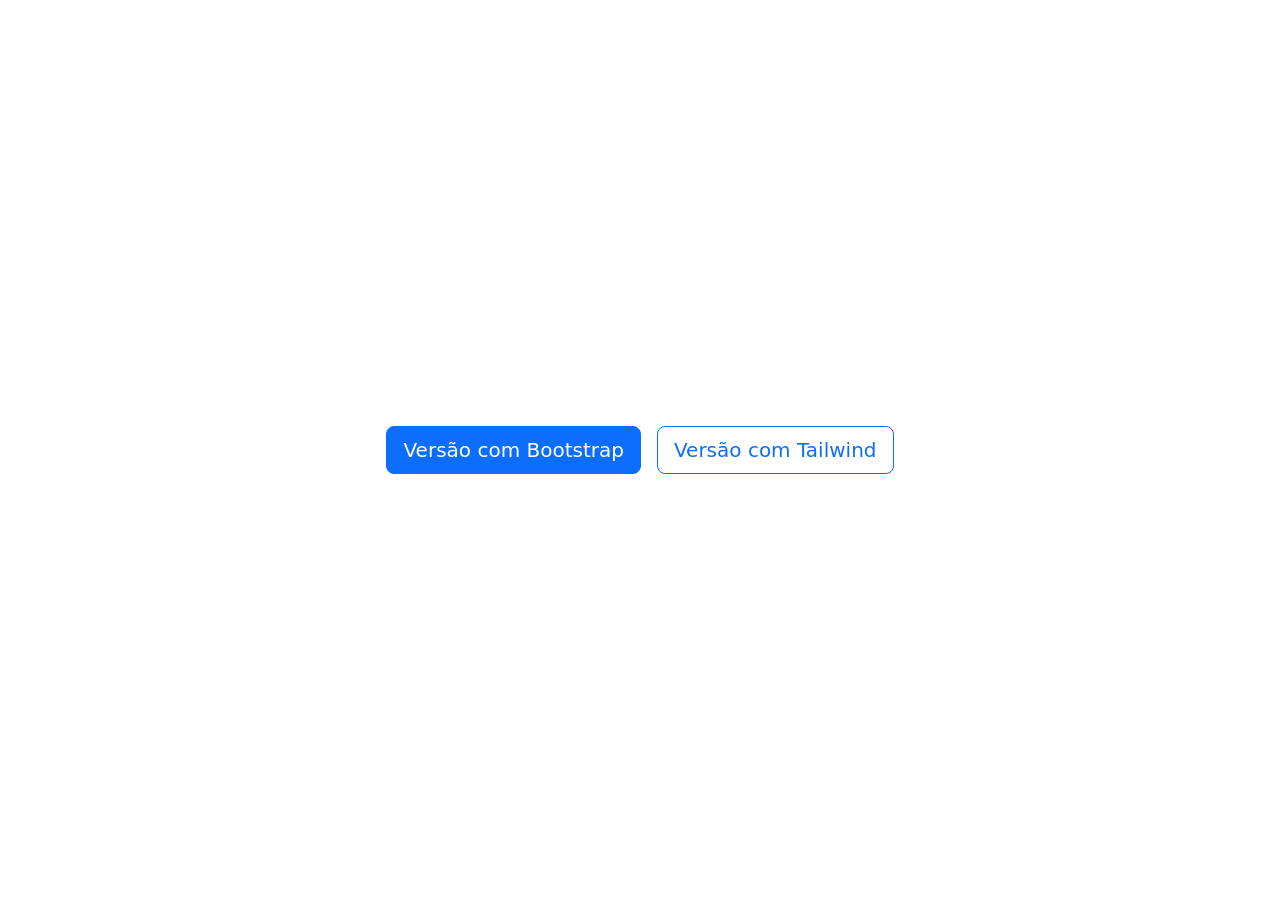
<file: index.html>
<!DOCTYPE html>
<html lang="pt-BR" data-bs-theme="light">
    <head>
        <meta charset="utf-8">
        <meta name="viewport" content="width=device-width, initial-scale=1.0">
        <title>Página Pessoal — Henrique Assis Moreira</title>

        <!-- Bootstrap 5 (CSS) -->
        <link href="https://cdn.jsdelivr.net/npm/bootstrap@5.3.3/dist/css/bootstrap.min.css" rel="stylesheet">
    </head>
    <body class="bg-body">
        <main class="container min-vh-100 d-flex align-items-center justify-content-center">
            <div class="d-flex flex-wrap justify-content-center gap-3">
                <a class="btn btn-primary btn-lg" href="bootstrap/index.html">Versão com Bootstrap</a>
                <a class="btn btn-outline-primary btn-lg" href="tailwind/index.html">Versão com Tailwind</a>
            </div>
        </main>
    </body>
</html>
</file>
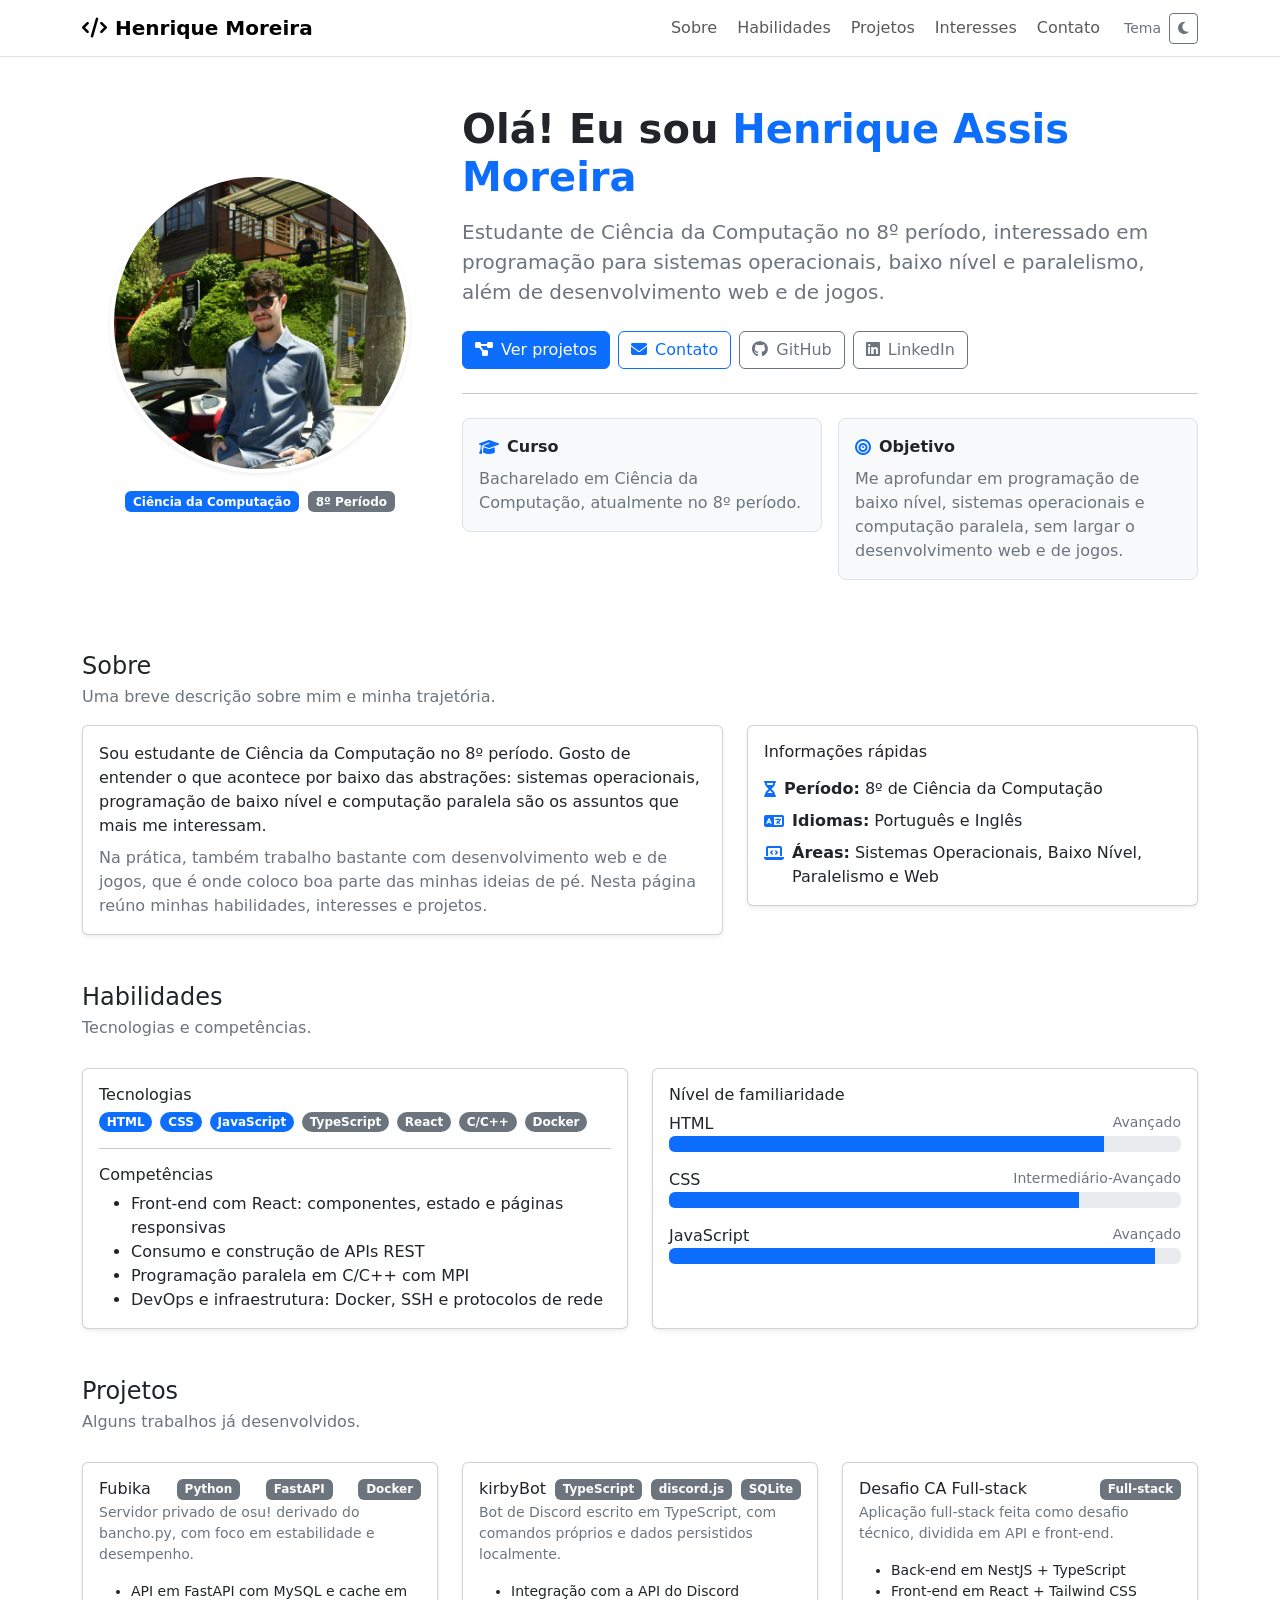
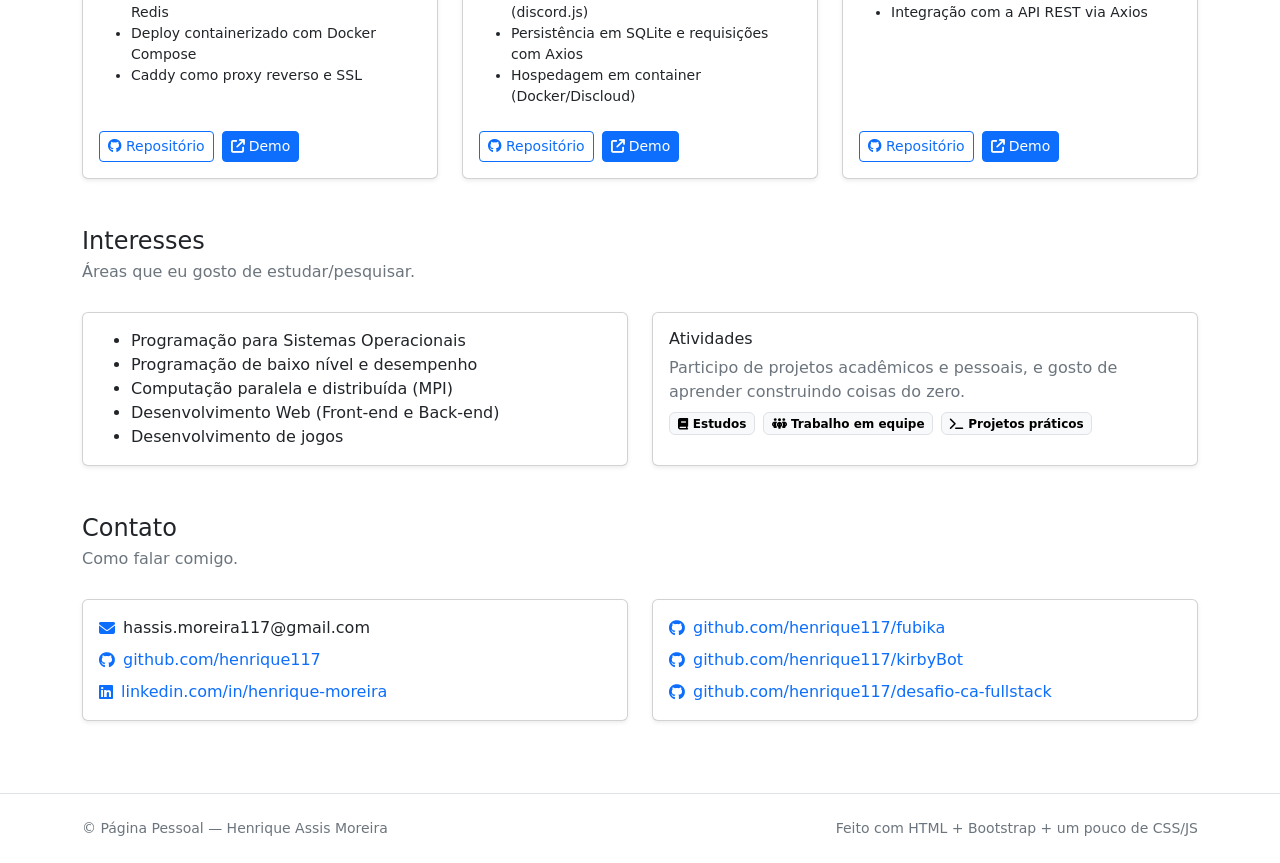
<file: bootstrap/index.html>
<!DOCTYPE html>
<html lang="pt-BR" data-bs-theme="light">
    <head>
        <meta charset="utf-8">
        <meta name="viewport" content="width=device-width, initial-scale=1.0">
        <title>Henrique Assis Moreira — Página Pessoal</title>

        <!-- Bootstrap 5 (CSS) -->
        <link href="https://cdn.jsdelivr.net/npm/bootstrap@5.3.3/dist/css/bootstrap.min.css" rel="stylesheet">

        <!-- Font Awesome (ícones) -->
        <link rel="stylesheet" href="https://cdnjs.cloudflare.com/ajax/libs/font-awesome/6.5.0/css/all.min.css">

        <!-- CSS do projeto (externo) -->
        <link rel="stylesheet" href="assets/css/styles.css">
    </head>
    <body class="bg-body">
        <!-- Navbar -->
        <nav class="navbar navbar-expand-lg border-bottom bg-body sticky-top">
            <div class="container">
                <a class="navbar-brand fw-semibold" href="#top">
                    <i class="fa-solid fa-code me-2"></i>Henrique Moreira
                </a>
                <button class="navbar-toggler" type="button" data-bs-toggle="collapse" data-bs-target="#navContent">
                    <span class="navbar-toggler-icon"></span>
                </button>
                <div class="collapse navbar-collapse" id="navContent">
                    <ul class="navbar-nav ms-auto gap-lg-1">
                        <li class="nav-item"><a class="nav-link" href="#sobre">Sobre</a></li>
                        <li class="nav-item"><a class="nav-link" href="#habilidades">Habilidades</a></li>
                        <li class="nav-item"><a class="nav-link" href="#projetos">Projetos</a></li>
                        <li class="nav-item"><a class="nav-link" href="#interesses">Interesses</a></li>
                        <li class="nav-item"><a class="nav-link" href="#contato">Contato</a></li>
                    </ul>
                    <div class="ms-lg-3 d-flex align-items-center gap-2 py-2 py-lg-0">
                        <span class="small text-secondary d-none d-lg-inline">Tema</span>
                        <button id="themeToggle" class="btn btn-outline-secondary btn-sm" type="button">
                            <i class="fa-solid fa-moon"></i>
                        </button>
                    </div>
                </div>
            </div>
        </nav>

        <!-- Header / Informações Básicas -->
        <header id="top" class="py-5">
            <div class="container">
                <div class="row align-items-center g-4">
                    <div class="col-12 col-lg-4 text-center">
                        <img class="profile-img shadow-sm" src="assets/img/foto.jpeg" alt="Foto de perfil">
                        <div class="mt-3">
                            <span class="badge text-bg-primary me-1">Ciência da Computação</span>
                            <span class="badge text-bg-secondary">8º Período</span>
                        </div>
                    </div>
                    <div class="col-12 col-lg-8">
                        <h1 class="display-6 fw-semibold mb-3">
                            Olá! Eu sou <span class="text-primary">Henrique Assis Moreira</span>
                        </h1>
                        <p class="lead text-secondary mb-4">
                            Estudante de Ciência da Computação no 8º período, interessado em programação para sistemas operacionais, baixo nível e paralelismo, além de desenvolvimento web e de jogos.
                        </p>
                        <div class="d-flex flex-wrap gap-2">
                            <a class="btn btn-primary" href="#projetos">
                                <i class="fa-solid fa-diagram-project me-2"></i>Ver projetos
                            </a>
                            <a class="btn btn-outline-primary" href="#contato">
                                <i class="fa-solid fa-envelope me-2"></i>Contato
                            </a>
                            <a class="btn btn-outline-secondary" href="https://github.com/henrique117" target="_blank">
                                <i class="fa-brands fa-github me-2"></i>GitHub
                            </a>
                            <a class="btn btn-outline-secondary" href="https://www.linkedin.com/in/henrique-moreira-274b8027b/" target="_blank">
                                <i class="fa-brands fa-linkedin me-2"></i>LinkedIn
                            </a>
                        </div>
                        <hr class="my-4">
                        <div class="row g-3">
                            <div class="col-12 col-md-6">
                                <div class="p-3 rounded-3 border bg-body-tertiary">
                                    <div class="d-flex align-items-center gap-2 mb-2">
                                        <i class="fa-solid fa-graduation-cap text-primary"></i>
                                        <strong>Curso</strong>
                                    </div>
                                    <p class="mb-0 text-secondary">
                                        Bacharelado em Ciência da Computação, atualmente no 8º período.
                                    </p>
                                </div>
                            </div>
                            <div class="col-12 col-md-6">
                                <div class="p-3 rounded-3 border bg-body-tertiary">
                                    <div class="d-flex align-items-center gap-2 mb-2">
                                        <i class="fa-solid fa-bullseye text-primary"></i>
                                        <strong>Objetivo</strong>
                                    </div>
                                    <p class="mb-0 text-secondary">
                                        Me aprofundar em programação de baixo nível, sistemas operacionais e computação paralela, sem largar o desenvolvimento web e de jogos.
                                    </p>
                                </div>
                            </div>
                        </div>
                    </div>
                </div>
            </div>
        </header>

        <main class="pb-5">
            <!-- Sobre -->
            <section id="sobre" class="py-4">
                <div class="container">
                    <div class="mb-3">
                        <h2 class="h4 mb-1">Sobre</h2>
                        <p class="text-secondary mb-0">Uma breve descrição sobre mim e minha trajetória.</p>
                    </div>
                    <div class="row g-4">
                        <div class="col-12 col-lg-7">
                            <div class="card shadow-sm">
                                <div class="card-body">
                                    <p class="mb-2">
                                        Sou estudante de Ciência da Computação no 8º período. Gosto de entender o que acontece por baixo das abstrações: sistemas operacionais, programação de baixo nível e computação paralela são os assuntos que mais me interessam.
                                    </p>
                                    <p class="mb-0 text-secondary">
                                        Na prática, também trabalho bastante com desenvolvimento web e de jogos, que é onde coloco boa parte das minhas ideias de pé. Nesta página reúno minhas habilidades, interesses e projetos.
                                    </p>
                                </div>
                            </div>
                        </div>
                        <div class="col-12 col-lg-5">
                            <div class="card shadow-sm">
                                <div class="card-body">
                                    <h3 class="h6 mb-3">Informações rápidas</h3>
                                    <ul class="list-unstyled mb-0">
                                        <li class="d-flex gap-2 mb-2">
                                            <i class="fa-solid fa-hourglass-half text-primary mt-1"></i>
                                            <div><strong>Período:</strong> 8º de Ciência da Computação</div>
                                        </li>
                                        <li class="d-flex gap-2 align-items-start mb-2">
                                            <i class="fa-solid fa-language mt-1 text-primary"></i>
                                            <div><strong>Idiomas:</strong> Português e Inglês</div>
                                        </li>
                                        <li class="d-flex gap-2">
                                            <i class="fa-solid fa-laptop-code text-primary mt-1"></i>
                                            <div><strong>Áreas:</strong> Sistemas Operacionais, Baixo Nível, Paralelismo e Web</div>
                                        </li>
                                    </ul>
                                </div>
                            </div>
                        </div>
                    </div>
                </div>
            </section>
            <!-- Habilidades -->
            <section id="habilidades" class="py-4">
                <div class="container">
                    <div class="section-title">
                        <h2 class="h4 mb-1">Habilidades</h2>
                        <p class="text-secondary mb-0">Tecnologias e competências.</p>
                    </div>
                    <div class="row g-4 mt-1">
                        <div class="col-12 col-lg-6">
                            <div class="card shadow-sm h-100">
                                <div class="card-body">
                                    <h3 class="h6">Tecnologias</h3>
                                    <div class="d-flex flex-wrap gap-2">
                                        <span class="badge rounded-pill text-bg-primary">HTML</span>
                                        <span class="badge rounded-pill text-bg-primary">CSS</span>
                                        <span class="badge rounded-pill text-bg-primary">JavaScript</span>
                                        <span class="badge rounded-pill text-bg-secondary">TypeScript</span>
                                        <span class="badge rounded-pill text-bg-secondary">React</span>
                                        <span class="badge rounded-pill text-bg-secondary">C/C++</span>
                                        <span class="badge rounded-pill text-bg-secondary">Docker</span>
                                    </div>
                                    <hr>
                                    <h3 class="h6">Competências</h3>
                                    <ul class="mb-0">
                                        <li>Front-end com React: componentes, estado e páginas responsivas</li>
                                        <li>Consumo e construção de APIs REST</li>
                                        <li>Programação paralela em C/C++ com MPI</li>
                                        <li>DevOps e infraestrutura: Docker, SSH e protocolos de rede</li>
                                    </ul>
                                </div>
                            </div>
                        </div>
                        <div class="col-12 col-lg-6">
                            <div class="card shadow-sm h-100">
                                <div class="card-body">
                                    <h3 class="h6">Nível de familiaridade</h3>
                                    <div class="mb-3">
                                        <div class="d-flex justify-content-between">
                                            <span>HTML</span><span class="text-secondary small">Avançado</span>
                                        </div>
                                        <div class="progress" role="progressbar" aria-label="HTML" aria-valuenow="85" aria-valuemin="0" aria-valuemax="100">
                                            <div class="progress-bar" style="width: 85%"></div>
                                        </div>
                                    </div>
                                    <div class="mb-3">
                                        <div class="d-flex justify-content-between">
                                            <span>CSS</span><span class="text-secondary small">Intermediário-Avançado</span>
                                        </div>
                                        <div class="progress" role="progressbar" aria-label="CSS" aria-valuenow="80" aria-valuemin="0" aria-valuemax="100">
                                            <div class="progress-bar" style="width: 80%"></div>
                                        </div>
                                    </div>
                                    <div class="mb-0">
                                        <div class="d-flex justify-content-between">
                                            <span>JavaScript</span><span class="text-secondary small">Avançado</span>
                                        </div>
                                        <div class="progress" role="progressbar" aria-label="JavaScript" aria-valuenow="95" aria-valuemin="0" aria-valuemax="100">
                                            <div class="progress-bar" style="width: 95%"></div>
                                        </div>
                                    </div>
                                </div>
                            </div>
                        </div>
                    </div>
                </div>
            </section>
            <!-- Projetos -->
            <section id="projetos" class="py-4">
                <div class="container">
                    <div class="section-title">
                        <h2 class="h4 mb-1">Projetos</h2>
                        <p class="text-secondary mb-0">Alguns trabalhos já desenvolvidos.</p>
                    </div>
                    <div class="row g-4 mt-1">
                        <div class="col-12 col-md-6 col-lg-4">
                            <div class="card shadow-sm h-100">
                                <div class="card-body d-flex flex-column">
                                    <div class="d-flex align-items-start justify-content-between gap-2">
                                        <h3 class="h6 mb-1">Fubika</h3>
                                        <span class="badge text-bg-secondary">Python</span>
                                        <span class="badge text-bg-secondary">FastAPI</span>
                                        <span class="badge text-bg-secondary">Docker</span>
                                    </div>
                                    <p class="text-secondary small">
                                        Servidor privado de osu! derivado do bancho.py, com foco em estabilidade e desempenho.
                                    </p>
                                    <ul class="small mb-4">
                                        <li>API em FastAPI com MySQL e cache em Redis</li>
                                        <li>Deploy containerizado com Docker Compose</li>
                                        <li>Caddy como proxy reverso e SSL</li>
                                    </ul>
                                    <div class="mt-auto d-flex gap-2">
                                        <a class="btn btn-sm btn-outline-primary" href="https://github.com/henrique117/fubika" target="_blank" rel="noreferrer">
                                            <i class="fa-brands fa-github me-1"></i>Repositório
                                        </a>
                                        <a class="btn btn-sm btn-primary" href="#" target="_blank" rel="noreferrer">
                                            <i class="fa-solid fa-arrow-up-right-from-square me-1"></i>Demo
                                        </a>
                                    </div>
                                </div>
                            </div>
                        </div>
                        <div class="col-12 col-md-6 col-lg-4">
                            <div class="card shadow-sm h-100">
                                <div class="card-body d-flex flex-column">
                                    <div class="d-flex align-items-start justify-content-between gap-2">
                                        <h3 class="h6 mb-1">kirbyBot</h3>
                                        <span class="badge text-bg-secondary">TypeScript</span>
                                        <span class="badge text-bg-secondary">discord.js</span>
                                        <span class="badge text-bg-secondary">SQLite</span>
                                    </div>
                                    <p class="text-secondary small">
                                        Bot de Discord escrito em TypeScript, com comandos próprios e dados persistidos localmente.
                                    </p>
                                    <ul class="small mb-4">
                                        <li>Integração com a API do Discord (discord.js)</li>
                                        <li>Persistência em SQLite e requisições com Axios</li>
                                        <li>Hospedagem em container (Docker/Discloud)</li>
                                    </ul>
                                    <div class="mt-auto d-flex gap-2">
                                        <a class="btn btn-sm btn-outline-primary" href="https://github.com/henrique117/kirbyBot" target="_blank" rel="noreferrer">
                                            <i class="fa-brands fa-github me-1"></i>Repositório
                                        </a>
                                        <a class="btn btn-sm btn-primary" href="#" target="_blank" rel="noreferrer">
                                            <i class="fa-solid fa-arrow-up-right-from-square me-1"></i>Demo
                                        </a>
                                    </div>
                                </div>
                            </div>
                        </div>
                        <div class="col-12 col-md-6 col-lg-4">
                            <div class="card shadow-sm h-100">
                                <div class="card-body d-flex flex-column">
                                    <div class="d-flex align-items-start justify-content-between gap-2">
                                        <h3 class="h6 mb-1">Desafio CA Full-stack</h3>
                                        <span class="badge text-bg-secondary">Full-stack</span>
                                    </div>
                                    <p class="text-secondary small">
                                        Aplicação full-stack feita como desafio técnico, dividida em API e front-end.
                                    </p>
                                    <ul class="small mb-4">
                                        <li>Back-end em NestJS + TypeScript</li>
                                        <li>Front-end em React + Tailwind CSS</li>
                                        <li>Integração com a API REST via Axios</li>
                                    </ul>
                                    <div class="mt-auto d-flex gap-2">
                                        <a class="btn btn-sm btn-outline-primary" href="https://github.com/henrique117/desafio-ca-fullstack" target="_blank" rel="noreferrer">
                                            <i class="fa-brands fa-github me-1"></i>Repositório
                                        </a>
                                        <a class="btn btn-sm btn-primary" href="#" target="_blank" rel="noreferrer">
                                            <i class="fa-solid fa-arrow-up-right-from-square me-1"></i>Demo
                                        </a>
                                    </div>
                                </div>
                            </div>
                        </div>
                    </div>
                </div>
            </section>
            <!-- Interesses -->
            <section id="interesses" class="py-4">
                <div class="container">
                    <div class="section-title">
                        <h2 class="h4 mb-1">Interesses</h2>
                        <p class="text-secondary mb-0">Áreas que eu gosto de estudar/pesquisar.</p>
                    </div>
                    <div class="row g-4 mt-1">
                        <div class="col-12 col-lg-6">
                            <div class="card shadow-sm h-100">
                                <div class="card-body">
                                    <ul class="mb-0">
                                    <li>Programação para Sistemas Operacionais</li>
                                    <li>Programação de baixo nível e desempenho</li>
                                    <li>Computação paralela e distribuída (MPI)</li>
                                    <li>Desenvolvimento Web (Front-end e Back-end)</li>
                                    <li>Desenvolvimento de jogos</li>
                                    </ul>
                                </div>
                            </div>
                        </div>
                        <div class="col-12 col-lg-6">
                            <div class="card shadow-sm h-100">
                                <div class="card-body">
                                    <h3 class="h6">Atividades</h3>
                                    <p class="text-secondary mb-2">
                                        Participo de projetos acadêmicos e pessoais, e gosto de aprender construindo coisas do zero.
                                    </p>
                                    <div class="d-flex flex-wrap gap-2">
                                        <span class="badge text-bg-light border"><i class="fa-solid fa-book me-1"></i>Estudos</span>
                                        <span class="badge text-bg-light border"><i class="fa-solid fa-people-group me-1"></i>Trabalho em equipe</span>
                                        <span class="badge text-bg-light border"><i class="fa-solid fa-terminal me-1"></i>Projetos práticos</span>
                                    </div>
                                </div>
                            </div>
                        </div>
                    </div>
                </div>
            </section>
            <!-- Contato -->
            <section id="contato" class="py-4">
                <div class="container">
                    <div class="section-title">
                        <h2 class="h4 mb-1">Contato</h2>
                        <p class="text-secondary mb-0">Como falar comigo.</p>
                    </div>
                    <div class="row g-4 mt-1">
                        <div class="col-12 col-lg-6">
                            <div class="card shadow-sm">
                                <div class="card-body">
                                    <ul class="list-unstyled mb-0">
                                        <li class="d-flex gap-2 align-items-center mb-2">
                                            <i class="fa-solid fa-envelope text-primary"></i>
                                            <span>hassis.moreira117@gmail.com</span>
                                        </li>
                                        <li class="d-flex gap-2 align-items-center mb-2">
                                            <i class="fa-brands fa-github text-primary"></i>
                                            <a class="link-underline link-underline-opacity-0" href="https://github.com/henrique117" target="_blank" rel="noreferrer">
                                                github.com/henrique117
                                            </a>
                                        </li>
                                        <li class="d-flex gap-2 align-items-center">
                                            <i class="fa-brands fa-linkedin text-primary"></i>
                                            <a class="link-underline link-underline-opacity-0" href="https://www.linkedin.com/in/henrique-moreira-274b8027b/" target="_blank" rel="noreferrer">
                                                linkedin.com/in/henrique-moreira
                                            </a>
                                        </li>
                                    </ul>
                                </div>
                            </div>
                        </div>
                        <div class="col-12 col-lg-6">
                            <div class="card shadow-sm">
                                <div class="card-body">
                                    <ul class="list-unstyled mb-0">
                                        <li class="d-flex gap-2 align-items-center mb-2">
                                            <i class="fa-brands fa-github text-primary"></i>
                                            <a class="link-underline link-underline-opacity-0" href="https://github.com/henrique117/fubika" target="_blank" rel="noreferrer">
                                                github.com/henrique117/fubika
                                            </a>
                                        </li>
                                        <li class="d-flex gap-2 align-items-center mb-2">
                                            <i class="fa-brands fa-github text-primary"></i>
                                            <a class="link-underline link-underline-opacity-0" href="https://github.com/henrique117/kirbyBot" target="_blank" rel="noreferrer">
                                                github.com/henrique117/kirbyBot
                                            </a>
                                        </li>
                                        <li class="d-flex gap-2 align-items-center">
                                            <i class="fa-brands fa-github text-primary"></i>
                                            <a class="link-underline link-underline-opacity-0" href="https://github.com/henrique117/desafio-ca-fullstack" target="_blank" rel="noreferrer">
                                                github.com/henrique117/desafio-ca-fullstack
                                            </a>
                                        </li>
                                    </ul>
                                </div>
                            </div>
                        </div>
                    </div>
                </div>
            </section>
        </main>

        <!-- Rodapé da Página -->
        <footer class="border-top py-4">
            <div class="container d-flex flex-column flex-md-row justify-content-between gap-2">
                <small class="text-secondary">© <span id="year"></span> Página Pessoal — Henrique Assis Moreira</small>
                <small class="text-secondary">Feito com HTML + Bootstrap + um pouco de CSS/JS</small>
            </div>
        </footer>

        <!-- Bootstrap JS (necessário para navbar colapsável) -->
        <script src="https://cdn.jsdelivr.net/npm/bootstrap@5.3.3/dist/js/bootstrap.bundle.min.js"></script>

        <!-- JS do projeto -->
        <script src="assets/js/script.js"></script>
    </body>
</html>
</file>
<file: bootstrap/assets/css/styles.css>
/* Ajusta tamanho da imagem de perfil */
.profile-img {
    width: 300px;
    height: 300px;
    border-radius: 999px;
    border: 4px solid rgba(255, 255, 255, 0.7);
}

/* Melhorar espaçamento do âncora/título (por causa da navbar fixa) */
section {
    scroll-margin-top: 90px;
}
</file>
